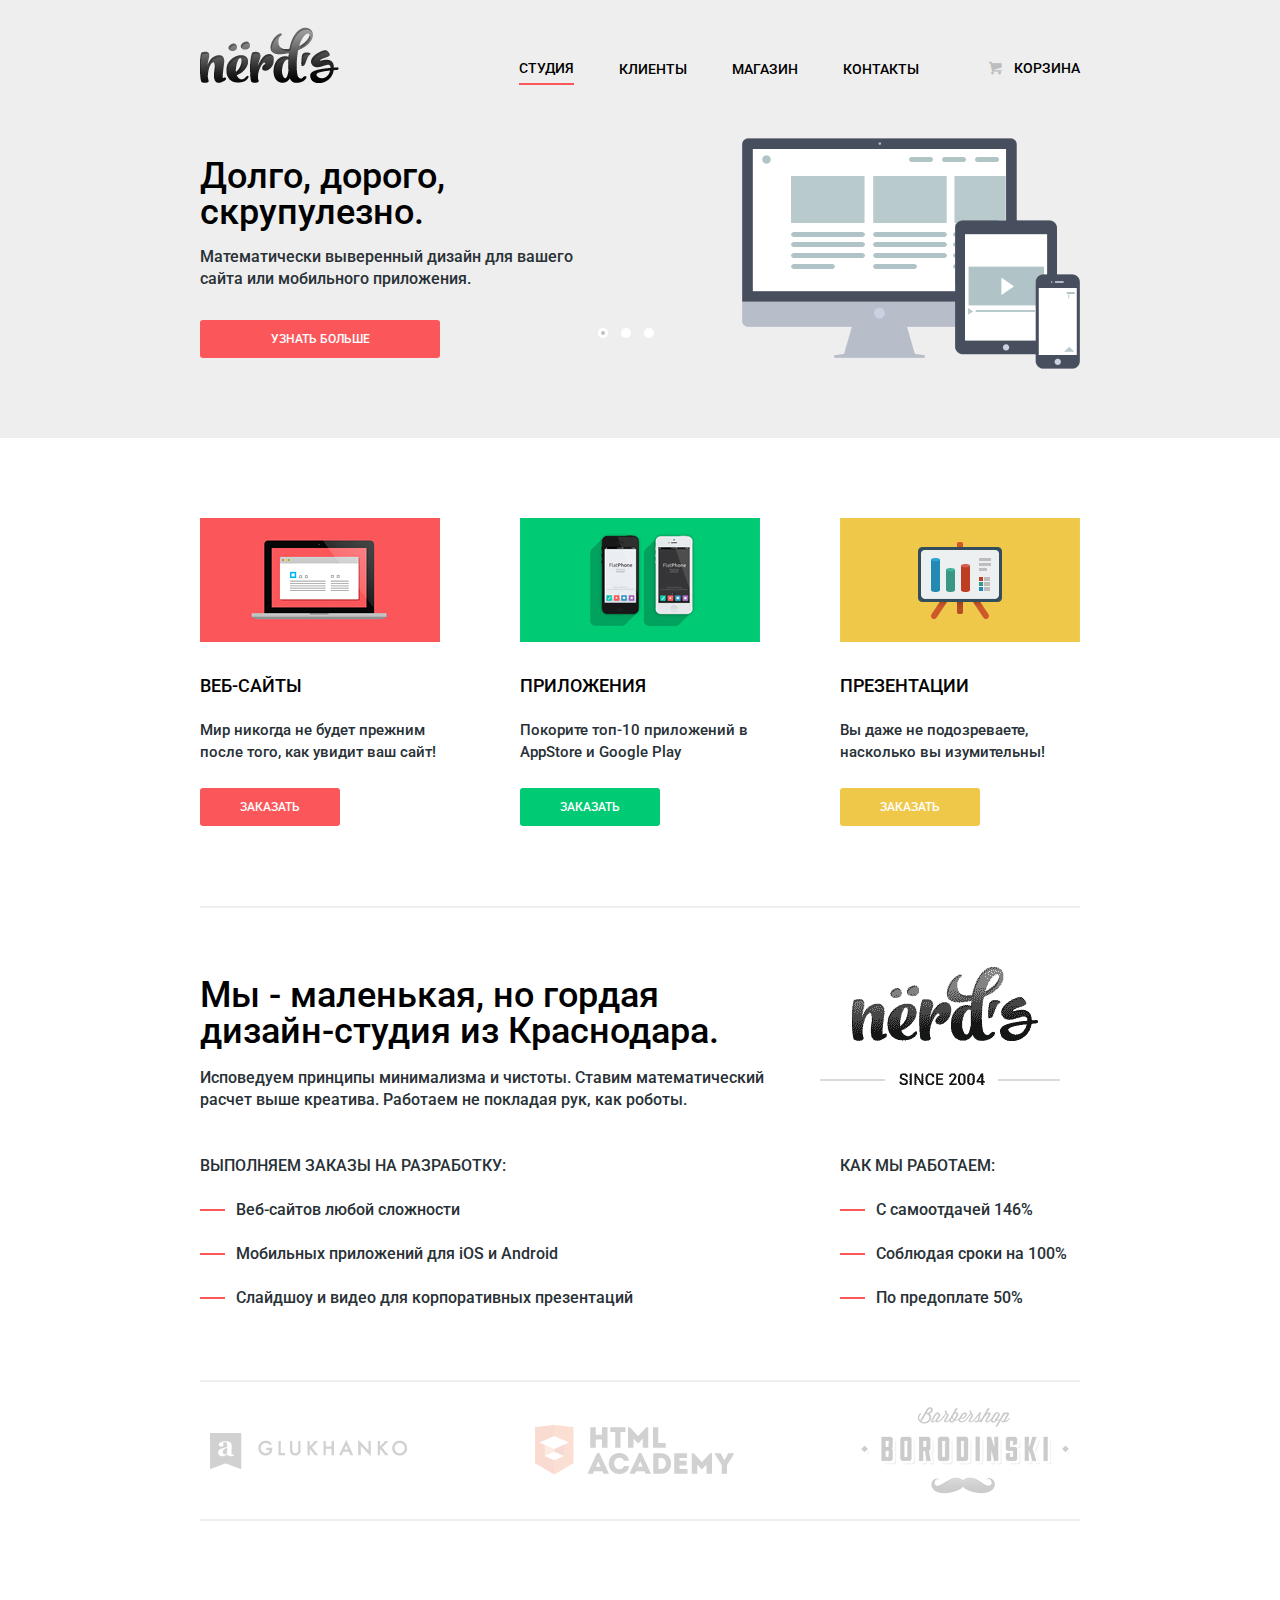
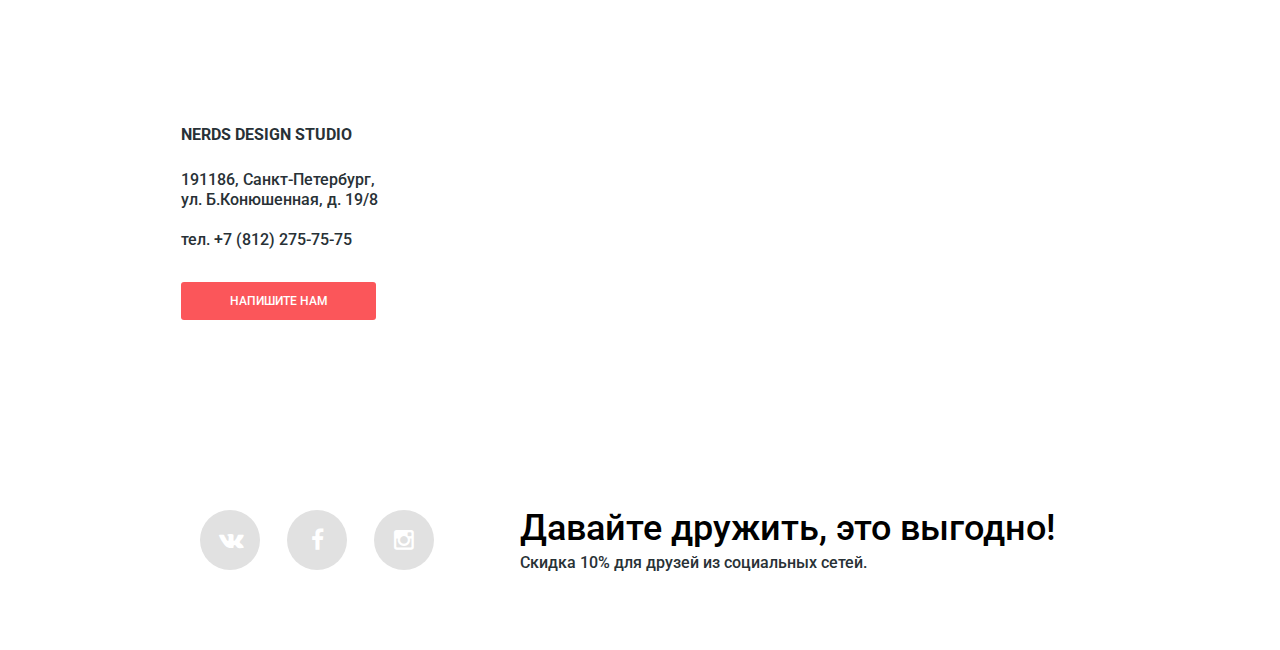
<file: index.html>
<!DOCTYPE html>
<html>
  <head>
    <meta charset="utf-8">
    <title>Студия Nerd's.</title>
    <link rel="stylesheet" href="css/normalize-mini.css">
    <link href="http://fonts.googleapis.com/css?family=Roboto:500,300&amp;subset=latin,cyrillic" rel="stylesheet" type="text/css">
    <link rel="stylesheet" href="css/style-mini.css">
  </head>
  <body>

    <!--HEADER-->

    <header class="main-header">
      <div class="container">
        <!--HEADER_TOP-->
        <div class="header-top clearfix">

          <a class="logo" href="index.html">
              <img src="img/logo-header.png" alt="Логотип Nerd's" width="139" height="56">
          </a>
          <!--MAIN NAVIGATION-->
          <nav class="header-nav">
            <ul class="nav-container">
                <li class="current"><a href="index.html">Студия</a></li>
                <li><a href="#">Клиенты</a></li>
                <li><a href="catalogue.html">Магазин</a></li>
                <li><a href="#">Контакты</a></li>
            </ul>
          </nav>
          <!--CART-->
          <div class="cart">
            <a href="#"><i class="icon-basket"></i>Корзина</a>
          </div>
        </div>
        <div class="header-bottom">
          <input type="radio" id="btn-1" name="toggle" checked>
          <input type="radio" id="btn-2" name="toggle">
          <input type="radio" id="btn-3" name="toggle">
          <div class="header-sliders clearfix">
            <!--SLIDER1-->
            <div class="header-slider">

              <div class="slider-description">
                <h2>Долго, дорого, скрупулезно.</h2>
                <p>Математически выверенный дизайн для вашего сайта или мобильного приложения.</p>
                <a class="btn" href="#">Узнать больше</a>
              </div>
            </div>
            <!--SLIDER2-->
            <div class="header-slider">

              <div class="slider-description">
                <h2>Любите ли вы математику, как любим ее мы?</h2>
                <p>Нашим дизайнерам мы удаляем нейроны, ответственные за креатив, чтобы дать им возможность все просчитать</p>
                <a class="btn" href="#">Узнать больше</a>
              </div>
            </div>
            <!--SLIDER3-->
            <div class="header-slider">

              <div class="slider-description">
                <h2>Только наркотики, только хардкор!</h2>
                <p>Все дизайнерские решения в нашей компании принимаются только под воздействием качественных галлюциногенов</p>
                <a class="btn" href="#">Узнать больше</a>
              </div>
            </div>
          </div>
          <!--SLIDER'S PAGINATION-->
          <div class="slider-controls">
            <label for="btn-1"></label>
            <label for="btn-2"></label>
            <label for="btn-3"></label>
          </div>
        </div>
      </div>
    </header>

    <!--CONTENT-->

    <main class="main-content">
      <div class="container">
      <!--NAVIGATION THROUGH CATEGORIES OF SERVICES-->
        <div class="category-main clearfix">

          <div class="category-item">
            <a href="#" class="catalogue-nav-img">
              <img src="img/index-category-img1.jpg" alt="Посмотреть веб-сайты" width="240" height="124">
            </a>
            <h3><a class="category-title" href="#">Веб-сайты</a></h3>
            <p>Мир никогда не будет прежним после того, как увидит ваш сайт!</p>
            <a class="btn" href="#">Заказать</a>
          </div>

          <div class="category-item">
            <a href="#" class="catalogue-nav-img">
              <img src="img/index-category-img2.jpg" alt="Посмотреть веб-сайты" width="240" height="124">
            </a>
            <h3><a class="category-title" href="#">Приложения</a></h3>
            <p>Покорите топ-10 приложений в AppStore и Google Play</p>
            <a class="btn btn-green" href="#">Заказать</a>
          </div>

          <div class="category-item">
             <a href="#" class="catalogue-nav-img">
              <img src="img/index-category-img3.jpg" alt="Посмотреть веб-сайты" width="240" height="124">
            </a>
            <h3><a class="category-title" href="#">Презентации</a></h3>
            <p>Вы даже не подозреваете, насколько вы изумительны!</p>
            <a class="btn btn-yellow" href="#">Заказать</a>
          </div>
        </div>

        <div class="info">
          <!--INFO_TOP-->
          <div class="info-top clearfix">

            <div class="info-sketch">
              <h1>Мы - маленькая, но гордая дизайн-студия из Краснодара.</h1>
              <p>Исповедуем принципы минимализма и чистоты. Ставим математический расчет выше креатива. Работаем не покладая рук, как роботы.</p>
            </div>

            <div class="big-logo">
              <img src="img/big-logo.png" alt="Логотип" width="240" height="118">
            </div>
          </div>
          <!--INFO_BOTTOM-->
          <div class="info-bottom clearfix">

            <div class="info-services">
              <h4 class="features-header">Выполняем заказы на разработку:</h4>
              <ul class="features">
                <li class="red-style">Веб-сайтов любой сложности</li>
                <li class="red-style">Мобильных приложений для iOS и Android</li>
                <li class="red-style">Слайдшоу и видео для корпоративных презентаций</li>
              </ul>
            </div>

            <div class="info-advantages">
              <h4 class="features-header">Как мы работаем:</h4>
              <ul class="features">
                <li class="red-style">С самоотдачей 146%</li>
                <li class="red-style">Соблюдая сроки на 100%</li>
                <li class="red-style">По предоплате 50%</li>
              </ul>
            </div>
          </div>
        </div>
        <!--PARTNERS-->
        <div class="partners clearfix">

          <a class="partners-item" href="http://glukhanko.ru" target="blank">
             <img src="img/partner-logo1.png" alt="Glukhanko" width="198" height="87">
          </a>

          <a class="partners-item" href="http://htmlacademy.ru" target="blank">
            <img src="img/partner-logo2.png" alt="HTML Academy" width="199" height="87">
          </a>

          <a class="partners-item" href="http://barbershop.websciurus.com" target="blank">
            <img src="img/partner-logo3.png" alt="Barbershop Borodinski" width="209" height="87">
          </a>
        </div>
      </div>
    </main>

    <!--FOOTER-->

    <footer class="main-footer">
      <!--MAP AND CONTACTS-->
      <div class="clearfix" id="map">
        <div class="footer-contacts">
          <p><strong>Nerds Design Studio</strong></p>
          <p>191186, Санкт-Петербург, ул. Б.Конюшенная, д. 19/8</p>
          <p>тел. +7 (812) 275-75-75</p>
          <a class="btn connection" href="#">Напишите нам</a>
        </div>
      </div>

      <div class="container">
        <!--SOCIAL-->
        <div class="footer-social clearfix">

          <div class="social-icons">
            <a class="social-btn" href="#"><i class="icon-vk"></i></a>
            <a class="social-btn" href="#"><i class="icon-facebook"></i></a>
            <a class="social-btn" href="#"><i class="icon-instagramm"></i></a>
          </div>

          <div class="social-ad grey">
            <h2>Давайте дружить, это выгодно!</h2>
            <p>Скидка 10% для друзей из социальных сетей.</p>
          </div>
        </div>
      </div>
    </footer>
    <div class="modal-content">
      <div class="modal-content-close"></div>
      <form method="post" action="/echo">
        <div class="user-info clearfix">
          <div class="left-column">
            <label for="name">Ваше имя:</label>
            <input type="text" name="name" id="name" value="Представьтесь,пожалуйста">
          </div>
          <div class="right-column">
            <label for="email">Ваш e-mail:</label>
            <input type="text" name="email" id="email" value="Для отправки ответа">
          </div>
        </div>
        <label for="text">Текст письма:</label>
        <textarea name="text" id="text">В свободной форме</textarea>
        <div class="buttons clearfix">
          <input class="btn" type="submit" value="Отправить">
          <input class="btn btn-grey" type="reset" value="Отмена">
        </div>
      </form>
    </div>
    <script src="http://api-maps.yandex.ru/2.1/?lang=ru_RU" type="text/javascript"></script>
    <script src="js/map_logo_mark-mini.js" type="text/javascript"></script>
    <script src="js/modal_pop_up-mini.js" type="text/javascript"></script>
  </body>
</html>
</file>
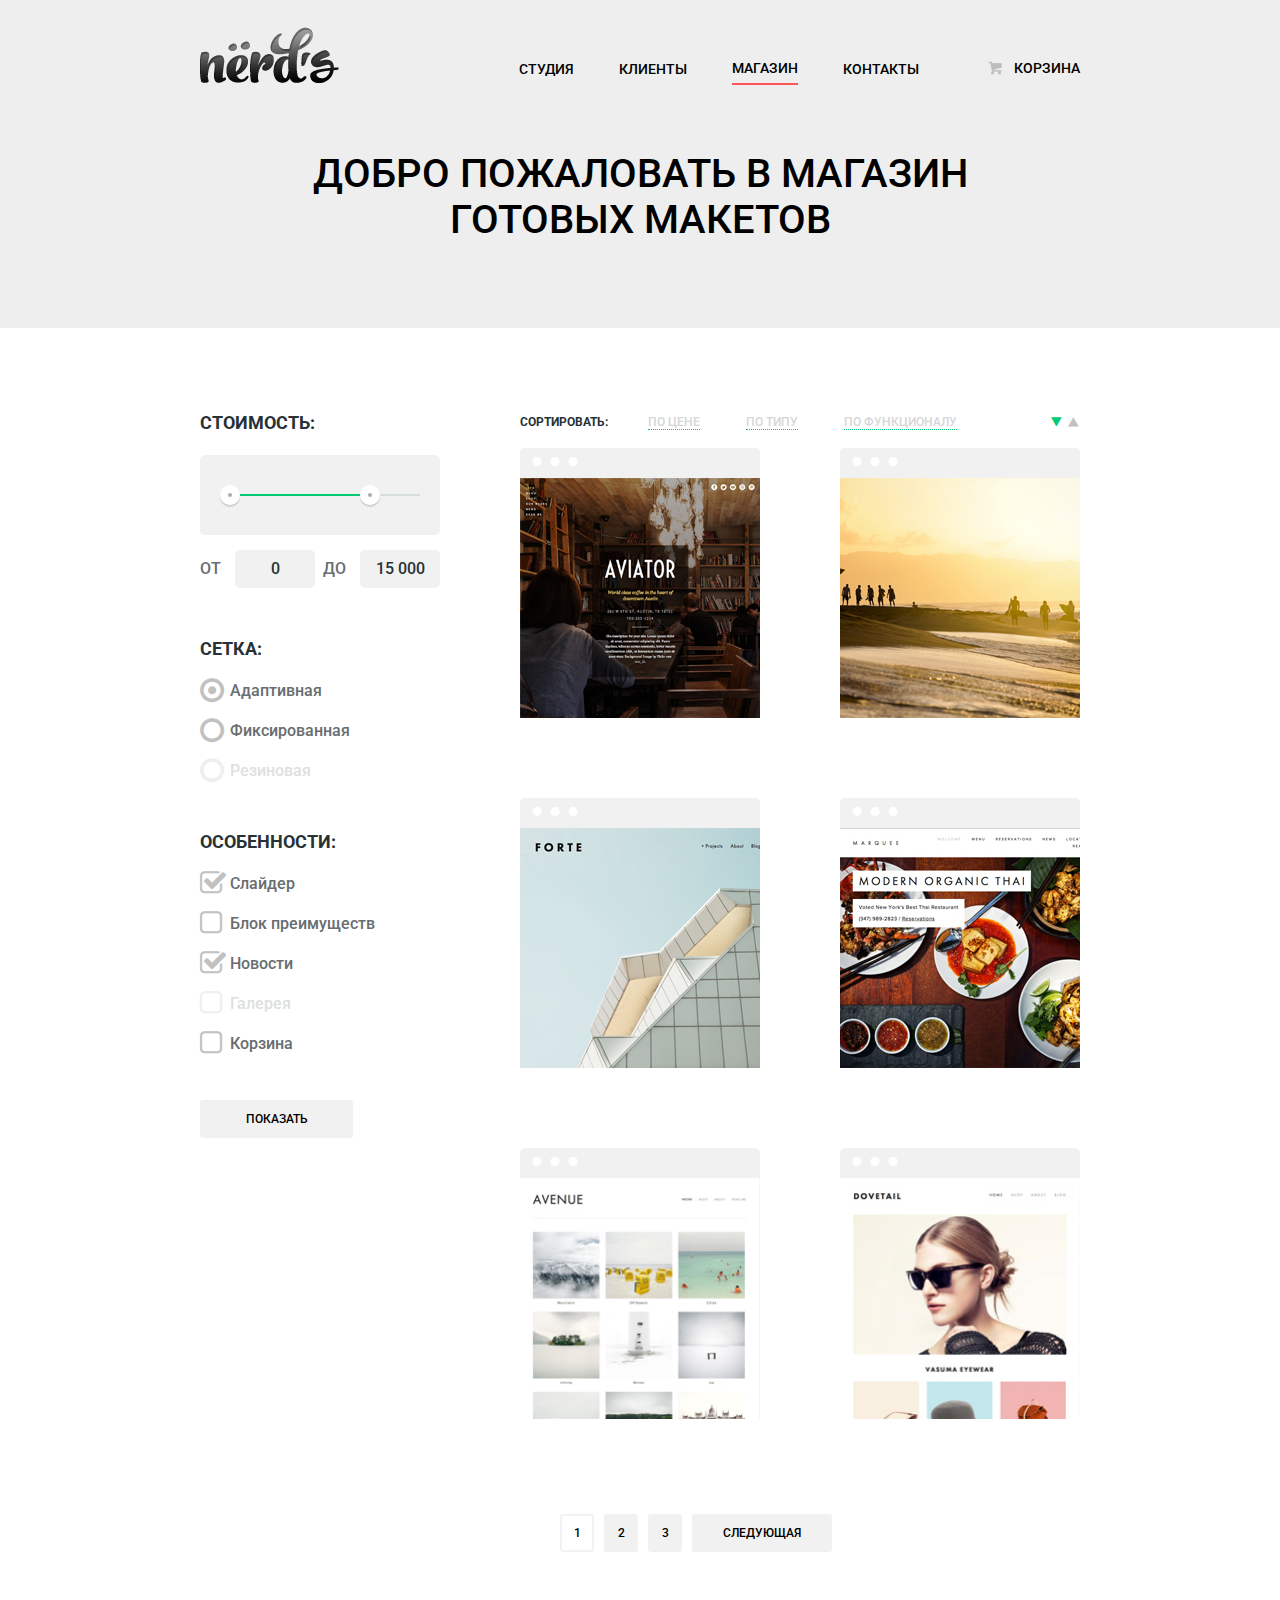
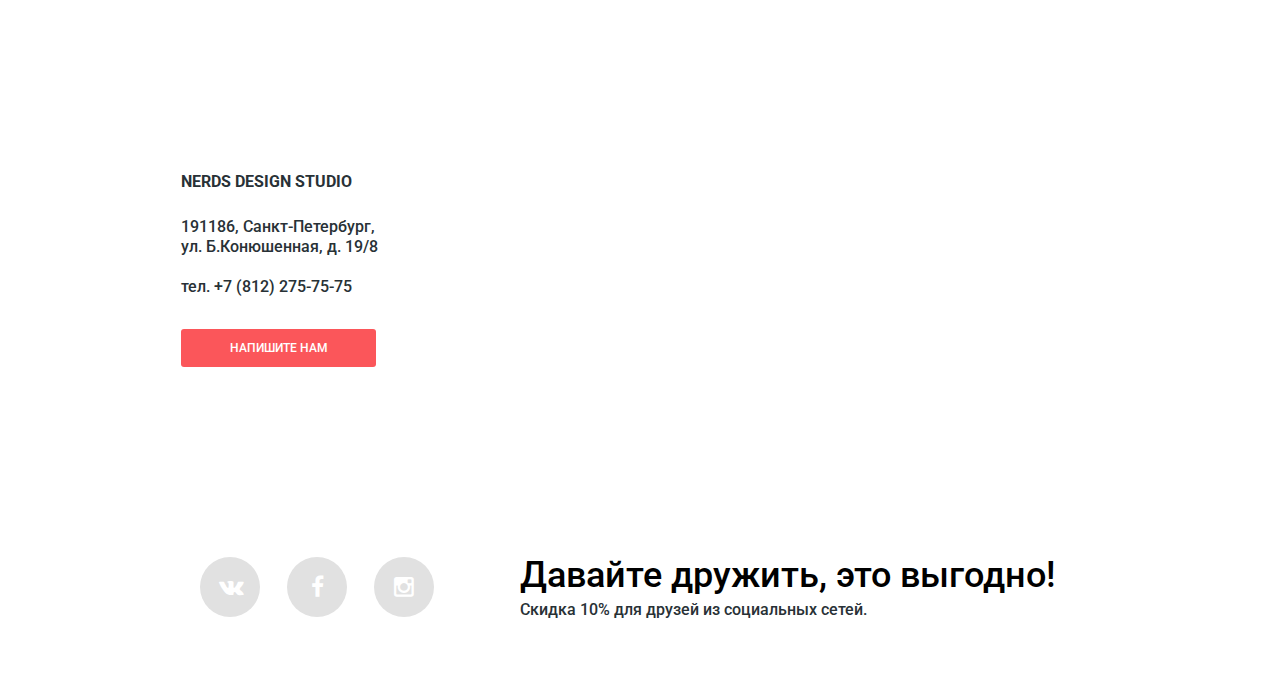
<file: catalogue.html>
<!DOCTYPE html>
<html>
  <head>
    <meta charset="utf-8">
    <title>Магазин Nerd's.</title>
    <link rel="stylesheet" href="css/normalize-mini.css">
    <link href="http://fonts.googleapis.com/css?family=Roboto:500,300&amp;subset=latin,cyrillic" rel="stylesheet" type="text/css">
    <link rel="stylesheet" href="css/style-mini.css">
  </head>
  <body>

  <!--HEADER-->

    <header class="main-header">
      <div class="container catalogue-header">
        <!--HEADER_TOP-->
        <div class="header-top clearfix">
    
          <a class="logo" href="index.html">
              <img src="img/logo-header.png" alt="Логотип Nerd's" width="139" height="56">
          </a>
          <!--MAIN NAVIGATION-->
          <nav class="header-nav">
            <ul class="nav-container">
                <li><a href="index.html">Студия</a></li>
                <li><a href="#">Клиенты</a></li>
                <li class="current"><a href="catalogue.html">Магазин</a></li>
                <li><a href="#">Контакты</a></li>
            </ul>
          </nav>
          <!--CART-->
          <div class="cart">
            <a href="#"><i class="icon-basket"></i>Корзина</a>
          </div>
        </div>
        <h1 class="capitalized">Добро пожаловать в магазин готовых макетов</h1>
      </div>
    </header>
  
  <!--CONTENT-->

    <main class="main-content">
      <div class="container clearfix">
        <!--FILTER-->
        <div class="main-filter">
          <form action="/echo" method="post">
            <!--FILTER BY PRICE-->
            <div class="price-filter">
              <h4>Стоимость:</h4>
              <div class="range-controls">
                <div class="scale"><div style="width:70%;" class="bar"></div></div>
                <div class="toggle min-toggle"></div>
                <div class="toggle max-toggle"></div>
              </div>
              <div class="price-controls">
                <label class="min-price">От <input type="text" value="0"></label> 
                <label class="max-price">до <input type="text" value="15 000"></label>
              </div>
            </div>
            <!--FILTER BY GRID-->
            <div class="grid-filter">
              <h4>Сетка:</h4>
                <input type="radio" name="grid" id="adaptive-grid" value="adaptive" checked>
                <label for="adaptive-grid">Адаптивная</label>
                <input type="radio" name="grid" id="fixed-grid" value="fixed">
                <label for="fixed-grid">Фиксированная</label>
                <input type="radio" name="grid" id="fluid-grid" value="fluid" disabled>
                <label for="fluid-grid">Резиновая</label>
            </div>
            <!--FILTER BY FEATURES-->
            <div class="features-filter">
              <h4>Особенности:</h4>
                <input type="checkbox" name="slider" id="slider" value="slider-field" checked>
                <label for="slider">Слайдер</label>
                <input type="checkbox" name="advantages" id="advantages" value="advantages-field">
                <label for="advantages">Блок преимуществ</label>
                <input type="checkbox" name="news" id="news" value="news-field" checked>
                <label for="news">Новости</label>
                <input type="checkbox" name="gallery" id="gallery" value="gallery-field" disabled>
                <label for="gallery">Галерея</label>
                <input type="checkbox" name="cart" id="cart" value="cart-field">
                <label for="cart">Корзина</label> 
            </div>
            <input class="btn btn-grey" type="submit" value="Показать">
          </form>
        </div> 
        <!--CATALOGUE-->
        <div class="main-catalogue">
          <!--KINDS OF SORTING OF CATALOGUE-->
          <div class="sorting-catalogue clearfix">
            <h6>Сортировать:</h6>
            <ul class="sorter-block">
              <li><a class="sorter " href="#">по цене</a></li>
              <li><a class="sorter" href="#">по типу</a></li>
              <li><a class="sorter" href="#">по функционалу</a></li>
            </ul>
            <ul class="arrows-block">
              <li><a class="arrow icon-down-dir active" href="#"></a></li>
              <li><a class="arrow icon-up-dir" href="#"></a></li>
            </ul>
          </div>
          <!-- BLOCK OF CATALOGUE ITEMS-->
          <div class="catalogue clearfix">
            <div class="catalogue-item">
              <a href="#">
                <img src="img/catalogue-item1.jpg" alt="Aviator" width="240" height="240">
              </a>
                <!--ANCHOR HOVER POP_UP-->
              <div class="item-pop-up">
                <h4>Наименование</h4>
                <p>Краткое описание товара</p>
                <button class="btn">10 000 Р.</button>
              </div>
            </div>
            <div class="catalogue-item">
              <a href="#">
                <img src="img/catalogue-item2.jpg" alt="Beach" width="240" height="240">
              </a>
              <div class="item-pop-up">
                 <!--ANCHOR HOVER POP_UP-->
                <h4>Наименование</h4>
                <p>Краткое описание товара</p>
                <button class="btn">10 000 Р.</button>
              </div>
            </div>
            <div class="catalogue-item">
              <a href="#">
                <img src="img/catalogue-item3.jpg" alt="Forte" width="240" height="240">
              </a>
               <!--ANCHOR HOVER POP_UP-->
              <div class="item-pop-up">
                <h4>Наименование</h4>
                <p>Краткое описание товара</p>
                <button class="btn">10 000 Р.</button>
              </div>
            </div>
            <div class="catalogue-item">
              <a href="#">
                <img src="img/catalogue-item4.jpg" alt="Marquee" width="240" height="240">
              </a>
               <!--ANCHOR HOVER POP_UP-->
              <div class="item-pop-up">
                <h4>Наименование</h4>
                <p>Краткое описание товара</p>
                <button class="btn">10 000 Р.</button>
              </div>
            </div>
            <div class="catalogue-item">
              <a href="#">
                <img src="img/catalogue-item5.jpg" alt="Avenue" width="240" height="240">
              </a>
               <!--ANCHOR HOVER POP_UP-->
              <div class="item-pop-up">
                <h4>Наименование</h4>
                <p>Краткое описание товара</p>
                <button class="btn">10 000 Р.</button>
              </div>
            </div>
            <div class="catalogue-item">
              <a href="#">
                <img src="img/catalogue-item6.jpg" alt="Aviator" width="240" height="240">
              </a>
               <!--ANCHOR HOVER POP_UP-->
              <div class="item-pop-up">
                <h4>Наименование товара</h4>
                <p>Краткое описание товара</p>
                <button class="btn">10 000 Р.</button>
              </div>
            </div>
          </div>
          <!--CATALOGUE PAGINATION-->
          <ul class="pagination clearfix">
            <li class="btn current">1</li>
            <li><a class="btn btn-grey btn-page" href="#">2</a></li>
            <li><a class="btn btn-grey btn-page" href="#">3</a></li>
            <li><a class="btn btn-grey btn-next" href="#">Следующая</a></li>
          </ul>
        </div>
      </div>
    </main>

    <!--FOOTER-->
  
    <footer class="main-footer">
      <!--MAP AND CONTACTS-->
      <div class="clearfix" id="map">
        <div class="footer-contacts">
          <p><strong>Nerds Design Studio</strong></p>
          <p>191186, Санкт-Петербург, ул. Б.Конюшенная, д. 19/8</p>
          <p>тел. +7 (812) 275-75-75</p>
          <a class="btn connection" href="form.html">Напишите нам</a>
        </div>
      </div>

      <div class="container">
        <!--SOCIAL-->
        <div class="footer-social clearfix">
          
          <div class="social-icons">
            <a class="social-btn" href="#"><i class="icon-vk"></i></a>
            <a class="social-btn" href="#"><i class="icon-facebook"></i></a>
            <a class="social-btn" href="#"><i class="icon-instagramm"></i></a>
          </div>
          
          <div class="social-ad grey">
            <h2>Давайте дружить, это выгодно!</h2>
            <p>Скидка 10% для друзей из социальных сетей.</p>
          </div>
        </div>
      </div>
    </footer>
    <div class="modal-content">
      <div class="modal-content-close"></div>
      <form method="post" action="/echo">
        <div class="user-info clearfix">
          <div class="left-column">
            <label for="name">Ваше имя:</label>
            <input type="text" name="name" id="name" value="Представьтесь,пожалуйста">
          </div>
          <div class="right-column">
            <label for="email">Ваш e-mail:</label>
            <input type="text" name="email" id="email" value="Для отправки ответа">
          </div>
        </div>
        <label for="text">Текст письма:</label>
        <textarea name="text" id="text">В свободной форме</textarea>
        <div class="buttons clearfix">
          <input class="btn" type="submit" value="Отправить">
          <input class="btn btn-grey" type="reset" value="Отмена">
        </div>
      </form>
    </div>
<script src="http://api-maps.yandex.ru/2.1/?lang=ru_RU" type="text/javascript"></script>
<script src="js/map_logo_mark-mini.js" type="text/javascript"></script>
<script src="js/modal_pop_up-mini.js" type="text/javascript"></script>
  </body>
</html>
</file>
<file: css/style-mini.css>
@charset "UTF-8";@font-face{font-family:symbols-nerds;src:url(../font/symbols-nerds.eot?27841936);src:url(../font/symbols-nerds.eot?27841936#iefix) format("embedded-opentype"),url(../font/symbols-nerds.woff?27841936) format("woff"),url(../font/symbols-nerds.ttf?27841936) format("truetype"),url(../font/symbols-nerds.svg?27841936#symbols-nerds) format("svg");font-weight:400;font-style:normal}[class*=" icon-"]:before,[class^=icon-]:before{font-family:symbols-nerds;font-style:normal;font-weight:400;speak:none;display:inline-block;text-decoration:inherit;width:1em;margin-right:.2em;text-align:center;font-variant:normal;text-transform:none;line-height:1em;margin-left:.2em}.icon-basket:before{content:"\62"}.icon-facebook:before{content:"\66"}.icon-twitter:before{content:"\74"}.icon-vk:before{content:"\76"}.icon-up-dir:before{content:"\25b2"}.icon-down-dir:before{content:"\25bc"}.icon-circle:before{content:"\25cb"}.icon-circle-dot:before{content:"\25cf"}.icon-check-off:before{content:"\2610"}.icon-check-on:before{content:"\2611"}.icon-instagramm:before{content:"📷"}body{font-size:16px;font-family:Roboto,Arial,sans-serif;font-weight:500;color:#283136;line-height:22px}h1,h2{font-size:36px;font-weight:500;color:#000;line-height:36px}a{font-size:14px;font-weight:500;line-height:30px;text-decoration:none;color:#000}img{max-width:100%;height:auto}.container{width:880px;padding:0 10px;margin:0 auto}.clearfix:after{content:"";display:table;clear:both}.btn{display:block;padding:10px 0;border:none;-webkit-border-radius:3px;-moz-border-radius:3px;-ms-border-radius:3px;-o-border-radius:3px;border-radius:3px;color:#fff;font-size:12px;text-transform:uppercase;line-height:18px;text-align:center;background:#fb565a;outline:0}.btn:hover{background-color:#d6494d}.btn:active{padding-top:7px;border-top:3px solid #9b2d30;background-color:#b63538}.btn-grey{background-color:#f1f1f1;color:#000}.btn-grey:hover{background-color:#e5e5e5}.btn-grey:active{padding:7px 0 10px;border-top:3px solid #b5b5b5;background-color:#d5d5d5}.main-header{background-color:#eee}.main-header .container{padding-top:27px}.main-header .header-top{margin-bottom:23px}.header-top .header-nav,.header-top .logo{float:left}.header-top .logo{display:block;margin-right:20px;width:139px;height:56px}.header-top .cart,.header-top .header-nav{text-transform:uppercase;padding-top:26px}.header-top .header-nav{width:560px}.header-nav .nav-container{padding:0;margin:0;text-align:right;font-size:0}.header-top li{display:inline-block;-webkit-box-sizing:border-box;-moz-box-sizing:border-box;-o-box-sizing:border-box;-ms-box-sizing:border-box;box-sizing:border-box;margin-left:45px;vertical-align:middle;line-height:30px}.header-top a{display:block;height:inherit}.header-top a:hover{color:#fb565a}.header-top a:active{color:#ababab}.header-top .current{border-bottom:2px solid #fb565a}.header-top .cart{float:right;text-align:right;width:100px}.cart .icon-basket{color:#bdbdbd;margin-right:9px}.header-bottom{position:relative;overflow:hidden}.header-bottom input[type=radio]{display:none}.header-sliders{width:300%}.header-sliders .header-slider{width:880px;height:280px;float:left;padding-top:50px}.header-sliders .header-slider:nth-child(1){background:url(../img/slide-img1.png) 100% 30px}.header-sliders .header-slider:nth-child(2){background:url(../img/slide-img2.png) 99% 30px}.header-sliders .header-slider:nth-child(3){background:url(../img/slide-img3.png) 99% 20px}.header-sliders .header-slider:nth-child(1),.header-sliders .header-slider:nth-child(2),.header-sliders .header-slider:nth-child(3){background-repeat:no-repeat}.main-header .slider-description{width:380px}.slider-description h2{margin:0 0 16px}.slider-description p{margin:0 0 30px}.slider-description .btn{width:240px}.header-bottom .slider-controls{width:100px;position:absolute;bottom:94px;left:380px;text-align:center;vertical-align:middle}.slider-controls label{display:inline-block;position:relative;width:10px;height:10px;margin-right:9px;cursor:pointer;background-color:#fff;-webkit-border-radius:50%;-moz-border-radius:50%;-o-border-radius:50%;-ms-border-radius:50%;border-radius:50%}.slider-controls label:before{content:"";display:block;width:4px;height:4px;position:absolute;top:3px;left:3px;-webkit-border-radius:50%;-moz-border-radius:50%;-o-border-radius:50%;-ms-border-radius:50%;border-radius:50%}#btn-1:checked~.slider-controls label[for=btn-1]:before,#btn-2:checked~.slider-controls label[for=btn-2]:before,#btn-3:checked~.slider-controls label[for=btn-3]:before{background-color:#c1c1c1;-webkit-transition:background-color .2s;-o-transition:background-color .2s;-moz-transition:background-color .2s;transition:background-color .2s}#btn-1:checked~.header-sliders .header-slider{-webkit-transform:translateX(0);-ms-transform:translateX(0);-o-transform:translateX(0);-moz-transform:translateX(0);transform:translateX(0)}#btn-2:checked~.header-sliders .header-slider{-webkit-transform:translateX(-880px);-ms-transform:translateX(-880px);-o-transform:translateX(-880px);-moz-transform:translateX(-880px);transform:translateX(-880px)}#btn-3:checked~.header-sliders .header-slider{-webkit-transform:translateX(-1760px);-ms-transform:translateX(-1760px);-o-transform:translateX(-1760px);-moz-transform:translateX(-1760px);transform:translateX(-1760px)}.main-header .catalogue-header{padding-bottom:5px}.main-header .capitalized{width:700px;margin:66px auto 80px;font-size:40px;line-height:46px;text-transform:uppercase;text-align:center}.main-content{padding-top:80px;padding-bottom:85px}.main-content .category-main,.main-content .info,.main-content .partners{border-bottom:2px solid #eee}.category-main .category-item{float:left;width:240px;margin-right:80px}.category-main .category-item:last-child{margin-right:0}.category-main .category-item{margin-bottom:80px}.category-item .btn{width:140px}.category-item .btn-green{background-color:#00ca74}.category-item .btn-green:hover{background-color:#01a25e}.category-item .btn-green:active{border-color:#007b47;background-color:#009053}.category-item .btn-yellow{background-color:#efc84a}.category-item .btn-yellow:hover{background-color:#d6ae2c}.category-item .btn-yellow:active{border-color:#a3841f;background-color:#c09b24}.category-item .category-title{font-size:18px;text-transform:uppercase;line-height:30px}.category-item p{margin:0 0 25px;font-size:15px;line-height:22px}.main-content .info{padding-top:59px;padding-bottom:49px}.info .info-sketch{float:left;width:600px}.info h1{margin-top:10px;margin-bottom:18px}.info-sketch p{margin:0 0 44px}.info .big-logo{float:right;display:block;width:240px;height:118px;margin-right:20px}.info .info-services{float:left;width:460px}.info .features-header{margin:0 0 22px;font-weight:500;text-transform:uppercase}.info .features{margin:0;padding:0;list-style:none}.features .red-style{position:relative;margin-bottom:22px;padding-left:36px}.features .red-style:before{content:"";display:table;position:absolute;left:0;top:10px;width:25px;border-bottom:2px solid #fb565a}.info .info-advantages{float:right;width:240px}.main-content .partners{padding:25px 10px 0;font-size:0}.partners .partners-item{display:inline-block;margin-bottom:25px;margin-right:127px;vertical-align:middle;font-size:12px;opacity:.2}.partners .partners-item:active,.partners .partners-item:hover{opacity:1}.partners .partners-item:nth-child(1){width:198px;height:87px}.partners .partners-item:nth-child(2){width:199px;height:87px}.partners .partners-item:nth-child(3){width:209px;height:87px}.partners .partners-item:nth-child(3n){margin-right:0}.main-filter{float:left;width:240px}.main-filter h4{margin:0 0 17px;font-size:18px;line-height:30px;text-transform:uppercase}.main-filter div[class$=filter]{margin-bottom:46px}.main-filter label{display:block;position:relative;margin-bottom:20px;padding-left:30px;font-size:16px;line-height:20px;color:#676d70;cursor:pointer}.features-filter label:hover,.grid-filter label:hover{color:#343434}.features-filter label:before,.grid-filter label:before{color:#c1c1c1}.features-filter label:hover:before,.grid-filter label:hover:before{color:#b5b5b5}.main-filter input{display:none}input[type=radio]+label:before{position:absolute;top:-5px;left:0;content:"\25cb";font-family:symbols-nerds;font-size:28px;line-height:28px}input[type=radio]:checked+label:before{content:"\25cf"}input[type=checkbox]+label:before{position:absolute;top:-5px;left:0;content:"\2610";font-family:symbols-nerds;font-size:28px;line-height:28px}input[type=checkbox]:checked+label:before{content:"\2611"}input[type=radio]:disabled+label,input[type=checkbox]:disabled+label{color:#dedfe0}input[type=radio]:disabled+label:before,input[type=checkbox]:disabled+label:before{color:#efefef}.range-controls{position:relative;height:80px;margin-bottom:15px;padding:0 20px;background:#f1f1f1;-webkit-border-radius:5px;-moz-border-radius:5px;-o-border-radius:5px;-ms-border-radius:5px;border-radius:5px;overflow:hidden}.range-controls .scale{margin-top:39px;height:2px;background:#d7dcde}.range-controls .bar{height:2px;background:#00ca74}.range-controls .toggle{position:absolute;top:30px;left:20px;width:4px;height:4px;border:8px solid #fff;background:#ababab;cursor:pointer;border-radius:50%;box-shadow:0 2px 1px 0 #cfcfcf}.range-controls .max-toggle{left:160px}.price-controls{position:relative;height:38px;text-transform:uppercase}.price-controls input{display:inline;width:60px;padding:8px 10px;margin-left:10px;border:none;background:#f1f1f1;font-size:16px;line-height:22px;font-family:Roboto,sans-serif;font-weight:500;font-style:normal;text-align:center;color:#283136;border-radius:5px}.price-controls .max-price,.price-controls .min-price{position:absolute;padding-left:0}.price-controls .min-price{left:0}.price-controls .max-price{right:0}.main-filter .btn-grey{display:block;width:153px}.main-catalogue{float:right;width:560px}.main-catalogue .sorting-catalogue{margin-bottom:11px;padding-top:5px;text-transform:uppercase}.sorting-catalogue .sorter-block,.sorting-catalogue h6{float:left}.sorting-catalogue h6{margin:0;font-size:12px;line-height:18px}.sorting-catalogue .arrows-block,.sorting-catalogue .sorter-block{margin:0;font-size:0;list-style:none}.sorting-catalogue .arrows-block{position:relative;float:right}.arrows-block li,.sorter-block li{display:inline-block}.sorter-block li{margin-right:46px}.sorter-block li:last-child{margin-right:0}.sorter-block .sorter{color:#d6d6d6;border-bottom:1px dotted #00ca74;font-size:12px;line-height:18px}.arrows-block .arrow{position:absolute;right:-5px;top:-3px;font-size:23px;line-height:23px;color:#c1c1c1}.arrows-block .arrow:hover{color:#b5b5b5}.arrows-block .active{right:12px}.arrows-block .arrow:before{margin:0}.sorter-block .sorter:hover{border-bottom-style:solid;color:#acacac}.arrows-block .arrow:active,.sorter-block .active,.sorter-block .sorter:active{border:0;color:#acacac}.arrows-block .active{color:#00ca74}.catalogue-item{position:relative;width:240px;height:240px;margin-bottom:80px;padding-top:30px;-webkit-border-radius:5px;-moz-border-radius:5px;-o-border-radius:5px;-ms-border-radius:5px;border-radius:5px;background-color:#f1f1f1}.catalogue-item:nth-child(odd){float:left;margin-right:80px}.catalogue-item:nth-child(even){float:right}.catalogue-item:before{position:absolute;left:10px;top:-5px;content:"•••";font-size:40px;letter-spacing:4px;line-height:40px;color:#fff}.catalogue-item .item-pop-up{display:none;position:absolute;z-index:10;top:50px;left:20px;width:140px;height:140px;overflow:auto;padding:30px;text-align:center;background-color:#fff}.item-pop-up .btn,.item-pop-up h4{font-size:18px;line-height:18px}.item-pop-up h4,.item-pop-up p{margin:0}.item-pop-up h4{margin-bottom:14px}.item-pop-up p{margin-bottom:31px}.item-pop-up .btn{width:140px;margin:0 auto}.item-pop-up p{font-size:14px;line-height:18px}.catalogue-item:hover{background-color:#797979}.catalogue-item:hover .item-pop-up{display:block}.pagination li{display:inline-block;vertical-align:middle;margin-right:6px}.pagination .btn-page{width:34px}.pagination .current{width:30px;padding:8px 0;border:2px solid #f2f2f2;background-color:#fff;color:#000}.pagination .btn-next{width:140px}.main-footer>.container{padding:76px 0}.main-footer #map{min-height:417px;width:100%}#map .footer-contacts{position:relative;float:left;z-index:10;width:203px;margin:88px 0 88px 160px;padding:26px 16px 5px 21px;line-height:20px;background:#fff}.footer-contacts p{margin:0 0 20px}.footer-contacts p:last-of-type{margin-bottom:32px}.footer-contacts strong{text-transform:uppercase;line-height:30px}.footer-contacts .btn{margin-bottom:21px;width:195px}.footer-social .social-icons{float:left;width:240px;font-size:0}.social-icons .social-btn{display:inline-block;width:60px;height:60px;margin-right:27px;-webkit-border-radius:50%;-ms-border-radius:50%;-o-border-radius:50%;-moz-border-radius:50%;border-radius:50%;vertical-align:top;font-size:23px;text-align:center;background-color:#e1e1e1}.social-icons .social-btn:hover{background-color:#fb565a}.social-icons .social-btn:active{border-top:3px solid #b63e42;-webkit-box-sizing:border-box;-moz-box-sizing:border-box;-o-box-sizing:border-box;-ms-box-sizing:border-box;box-sizing:border-box;background-color:#d6494d}.social-icons .social-btn:nth-child(3n){margin-right:0}.social-btn i{position:relative;top:16px;color:#fff}.social-btn:active i{top:13px}.footer-social .social-ad{float:right;width:560px}.social-ad h2,.social-ad p{margin:0}.social-ad h2{margin-bottom:6px}.modal-content{display:none;position:fixed;top:15%;left:50%;z-index:10;width:460px;margin-left:-315px;padding:55px 90px 50px 80px;background:#fff;font-size:16px;line-height:18px;-webkit-box-shadow:0 20px 40px 0 rgba(0,1,1,.75);-moz-box-shadow:0 20px 40px 0 rgba(0,1,1,.75);-o-box-shadow:0 20px 40px 0 rgba(0,1,1,.75);-ms-box-shadow:0 20px 40px 0 rgba(0,1,1,.75);box-shadow:0 20px 40px 0 rgba(0,1,1,.75)}.modal-content-open{display:block;-webkit-animation:modalmove .7s;-moz-animation:modalmove .7s;-o-animation:modalmove .7s;animation:modalmove .7s}@-webkit-keyframes modalmove{from{margin-top:-1000px}to{margin-top:0}}@-moz-keyframes modalmove{from{margin-top:-1000px}to{margin-top:0}}@-o-keyframes modalmove{from{margin-top:-1000px}to{margin-top:0}}@keyframes modalmove{from{margin-top:-1000px}to{margin-top:0}}.modal-content input{outline:0}.modal-content label{display:block;margin-bottom:11px}.modal-content textarea{height:90px;width:427px;margin-bottom:48px}.modal-content .user-info{margin-bottom:22px}.modal-content textarea,.user-info input[type=text]{padding:8px 15px 8px 14px;font-size:12px;text-transform:uppercase;border:2px solid #d7dcde;-webkit-border-radius:3px;-ms-border-radius:3px;-o-border-radius:3px;-moz-border-radius:3px;border-radius:3px}.modal-content textarea:hover,.user-info input[type=text]:hover{border:2px solid #a2a9ac}.modal-content textarea:focus,.user-info input[type=text]:focus{border:2px solid #56bffb}.user-info .left-column{float:left;width:220px;margin-right:20px}.user-info .right-column{float:right;width:220px}.user-info input{width:187px}.buttons .btn{width:220px}.buttons .btn:nth-child(odd){float:left}.buttons .btn:nth-child(even){float:right}.modal-content-close{position:absolute;top:5px;right:5px;width:42px;height:42px;background-color:#fb565a;-webkit-border-radius:50%;-ms-border-radius:50%;-o-border-radius:50%;-moz-border-radius:50%;border-radius:50%;cursor:pointer}.modal-content-close:after,.modal-content-close:before{position:absolute;top:50%;left:50%;margin-left:-13px;margin-top:-3px;content:"";width:26px;height:6px;background-color:#fff}.modal-content-close:before{-webkit-transform:rotate(45deg);-moz-transform:rotate(45deg);-o-transform:rotate(45deg);-ms-transform:rotate(45deg);transform:rotate(45deg)}.modal-content-close:after{-webkit-transform:rotate(-45deg);-moz-transform:rotate(-45deg);-o-transform:rotate(-45deg);-ms-transform:rotate(-45deg);transform:rotate(-45deg)}
</file>
